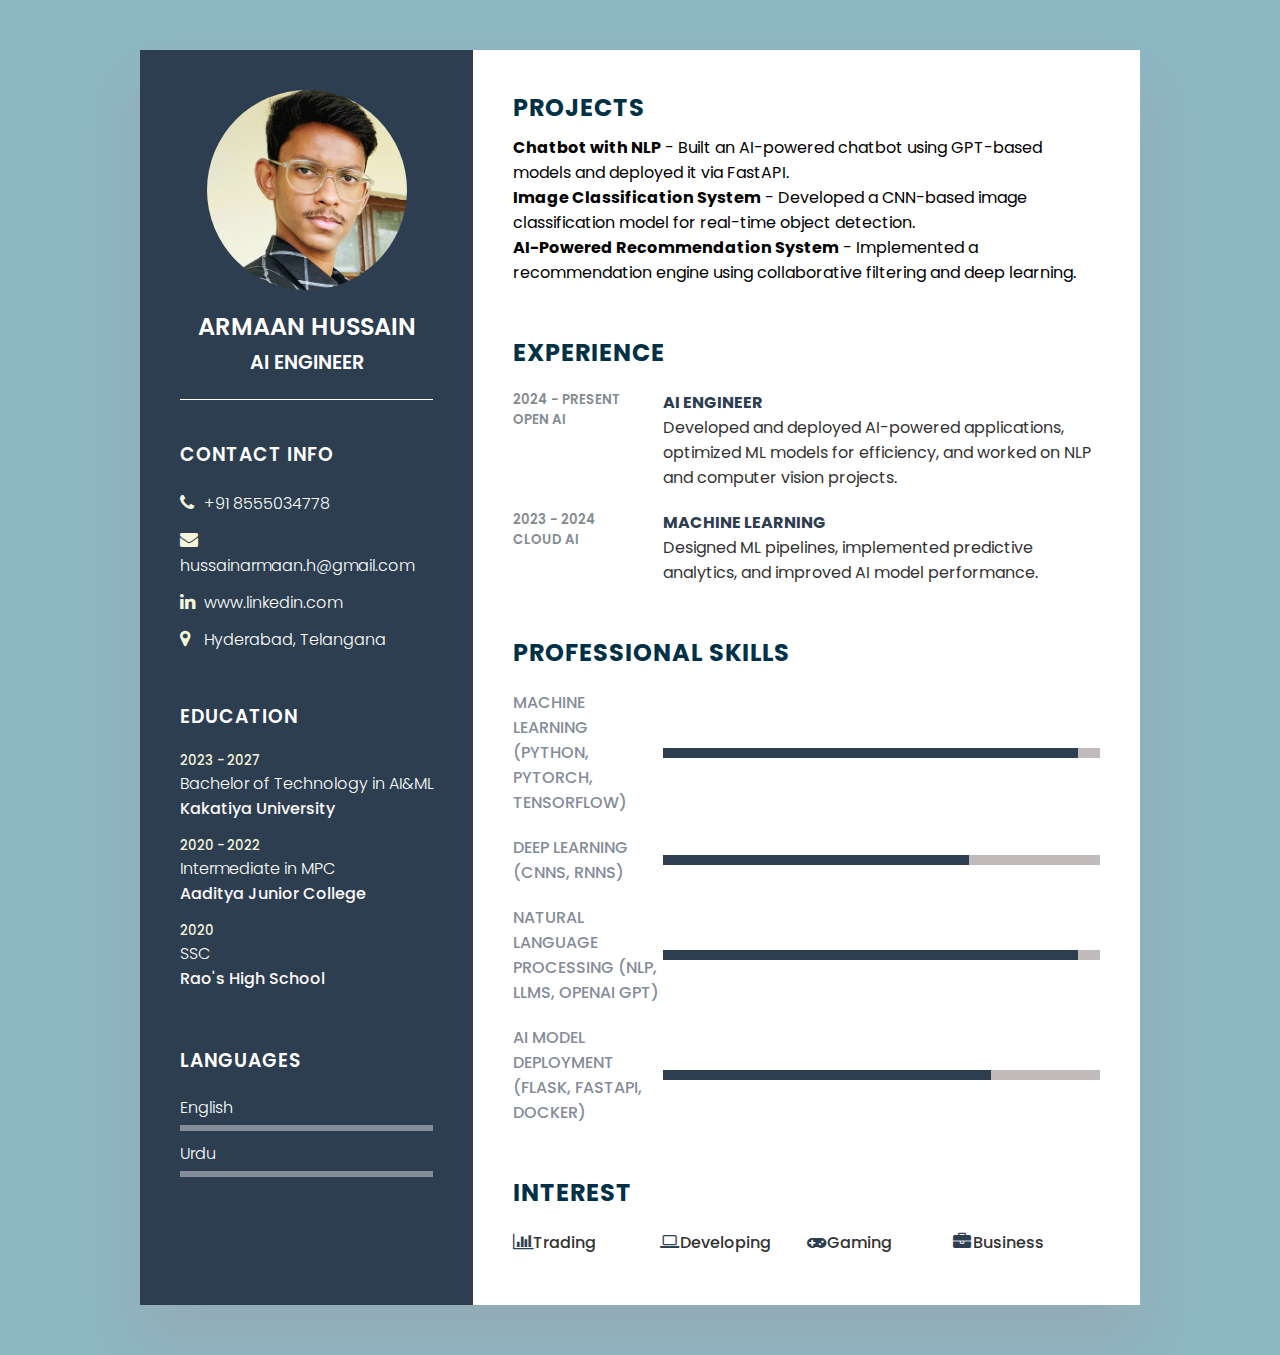
<file: index.html>
<!DOCTYPE html>
<html lang="en">
<head>
    <meta name="viewport" content="width=device-width, initial-scale=1.0">
    <title>CV or Remuse Design</title>
    <link rel="stylesheet" href="https://cdnjs.cloudflare.com/ajax/libs/font-awesome/4.7.0/css/font-awesome.css" integrity="sha512-5A8nwdMOWrSz20fDsjczgUidUBR8liPYU+WymTZP1lmY9G6Oc7HlZv156XqnsgNUzTyMefFTcsFH/tnJE/+xBg==" crossorigin="anonymous" referrerpolicy="no-referrer" />
    <link rel="stylesheet" type="text/css" href="style.css">
</head>
<body>
    <div class="container">
        <div class="left_Side">
            <div class="profileText">
                <div class="imgBx">
                    <img src="Profile_Pic.jpg">
                </div>
                <h2>Armaan Hussain<br><span>AI Engineer</span></h2>
            </div>
            <div class="contactInfo">
            <h3 class="title">Contact Info</h3>
            <ul>
                <li>
                    <span class="icon"><i class="fa fa-phone" aria-hidden="true"></i></span>
                    <span class="text">+91 8555034778</span>
                </li>
                <li>
                    <span class="icon"><i class="fa fa-envelope" aria-hidden="true"></i></span>
                    <span class="text">hussainarmaan.h@gmail.com</span>
                </li>
                <li>
                    <span class="icon"><i class="fa fa-linkedin" aria-hidden="true"></i></span>
                    <span class="text">www.linkedin.com</span>
                </li>
                <li>
                    <span class="icon"><i class="fa fa-map-marker" aria-hidden="true"></i></span>
                    <span class="text">Hyderabad, Telangana</span>
                </li>
            </ul>
        </div>
        <div class="contactInfo education">
            <h3 class="title">EDUCATION</h3>
            <ul>
                <li>
                   <h5>2023 - 2027</h5>
                   <h4>Bachelor of Technology in AI&ML</h4>
                   <h4>Kakatiya University</h4>
                </li>
                <li>
                    <h5>2020 - 2022</h5>
                    <h4>Intermediate in MPC</h4>
                    <h4>Aaditya Junior College</h4>
                 </li>
                 <li>
                    <h5>2020</h5>
                    <h4>SSC</h4>
                    <h4>Rao's High School</h4>
                 </li>
            </ul>
        </div>
        <div class="contactInfo language">
            <h3 class="title">LANGUAGES</h3>
            <ul>
                <li>
                    <span class="text">English</span>
                    <span class="percent"></span>
                    <div style="width: 90%;"></div>
                </li>
                <li>
                    <span class="text">Urdu</span>
                    <span class="percent"></span>
                    <div style="width: 80%;"></div>
                </li>
            </ul>
    </div>
    </div>
  <div class="right_Side">
  <div class="about">
    <h2 class="title2">Projects</h2>
    <ul>
        <li><strong>Chatbot with NLP</strong> - Built an AI-powered chatbot using GPT-based models and deployed it via FastAPI.</li>
        <li><strong>Image Classification System</strong> - Developed a CNN-based image classification model for real-time object detection.</li>
        <li><strong>AI-Powered Recommendation System</strong> - Implemented a recommendation engine using collaborative filtering and deep learning.</li>
    </ul>
  </div>
  <div class="about">
    <h2 class="title2">Experience</h2>
    <div class="box">
        <div class="year_company">
          <h5>2024 - present</h5>
          <h5>Open Ai</h5>
        </div>
        <div class="text">
        <h4>AI Engineer</h4>
        <p>Developed and deployed AI-powered applications, optimized ML models for efficiency, and worked on NLP and computer vision projects.</p>
    </div>
</div>
  <div class="box">
    <div class="year_company">
<h5>2023 - 2024</h5>
<h5>Cloud AI</h5>
    </div>
    <div class="text">
    <h4>Machine Learning</h4>
    <p>Designed ML pipelines, implemented predictive analytics, and improved AI model performance.</p>
</div>
</div>
</div>
<div class="about skills">
    <h2 class="title2">Professional Skills</h2>
<div class="box">
    <h4>Machine Learning (Python, pyTorch, TensorFlow)</h4>
    <div class="percent">
    <div style="width:95%;"></div>
</div>
</div>
<div class="box">
    <h4>Deep Learning (CNNs, RNNs)</h4>
    <div class="percent">
    <div style="width: 70%;"></div>
</div>
</div>
<div class="box">
    <h4>Natural Language Processing (NLP, LLMs, OpenAI GPT)</h4>
    <div class="percent">
    <div style="width: 95%;"></div>
</div>
</div>
<div class="box">
    <h4>AI Model Deployment (Flask, FastAPI, Docker)</h4>
    <div class="percent">
    <div style="width:75%;"></div>
</div>
</div>
</div>
<div class="About interest">
    <h2 class="title2">Interest</h2>
    <ul>
        <li><i class="fa fa-bar-chart" aria-hidden="true"></i>Trading</li>
        <li><i class="fa fa-laptop" aria-hidden="true"></i>Developing</li>
        <li><i class="fa fa-gamepad" aria-hidden="true"></i>Gaming</li>
        <li><i class="fa fa-briefcase" aria-hidden="true"></i>Business</li>
    </ul>
</div>
  </div>
    </div>
</body>
</html>
</file>
<file: style.css>
@import url('https://fonts.googleapis.com/css?family=Poppins:200,300,400,500,600,700,800,900&display=swap');
*
{ 
    margin:0;
    padding:0;
    box-sizing:border-box;
    font-family: 'Poppins', sans-serif;

}
body
{
    background: rgb(141, 183, 195);
    display: flex;
    justify-content: center;
    align-items: center;
    min-height:100vh;
}
.container
{
    position: relative;
    width: 100%;
    max-width: 1000px;
    min-height: 1000px;
    background: #fff;
    margin:50px;
    display: grid;
    grid-template-columns: 1fr 2fr ;
    box-shadow: 0 35px 55px rgba(211, 68, 68, 0.1);
}
.container .left_Side
{
    position: relative;
    background: #2c3e50;
    padding: 40px;
}
.profileText
{
    position: relative;
    display:flex;
    flex-direction: column;
    align-items: center;
    padding-bottom: 20px;
    border-bottom: 1px solid #fff;;
}
.profileText .imgBx
{
    position:relative;
    width: 200px;
    height:200px;
    border-radius: 50%;
    overflow:hidden;

}
.profileText .imgBx img
{
    position: absolute;
    top: 0;
    left: 0;
    width: 100%;
    height: 100%;
    object-fit: cover;
}
.profileText h2
{
    color: #fff;
    font-size: 1.5em;
    margin-top: 20px;
    text-transform: uppercase;
    text-align: center;
    font-weight: 600;
    line-height: 1.4em;
}
.profileText h2 span
{
    font-size: 0.8em;
    font-style: 300;
}
.contactInfo
{
    padding-top: 40px ;
}
.title
{
    color: #fff;
    text-transform: uppercase;
    font-weight: 600;
    letter-spacing: 1px;
    margin-bottom: 20px;

}

.contactInfo ul
{
position: relative;
}
.contactInfo ul li
{
position: relative;
list-style: none;
margin: 10px 0;
cursor: pointer;
}
.contactInfo ul li .icon
{
    display: inline-block;
    width: 20px;
    font-size: 18px;
    color: beige;
}
.contactInfo ul li span
{
    color: #fff;
    font-weight: 300;
}
.contactInfo.education li
{
margin-bottom: 15px;

}
.contactInfo.education h5
{
    color:beige;
    font-weight: 500;
}
.contactInfo.education h4
{
    color: rgb(252, 248, 248);
    font-weight: 500;
}
.contactInfo.education h4:nth-child(2)
{
color: #fff;
font-weight: 300;
}
.contactInfo.language .percent
{
    position: relative;
    width: 100%;
    height: 6px;
    background:#848c99;
    display: block;
    margin-top: 5px;
}
.contactInfo.language .percent div
{
    position: absolute;
    top: 0;
    left: 0;
    height: 100%;
    background: #2c3e50;
}
.container .right_Side
{
    position: relative;
    background: #fff;
    padding: 40px;
}
.about 
{
    margin-bottom: 50px;

}
.about:last-child
{
    margin-bottom: 0;
}
.title2
{
    color:#003147;
    text-transform: uppercase;
    letter-spacing: 1px;
    margin-bottom: 10px;
}
p
{
    color: #333;
}

.about ul {
    list-style: none;
}
.about .box
{
    display:flex ;
    flex-direction: row;
    margin: 20px 0;
}
.about .box .year_company
{
    min-width: 150px;
}
.about .box .year_company h5
{
    text-transform: uppercase;
    color: #848c90;
    font-weight: 600;
}
.about .box .text h4{
    text-transform: uppercase;
    color: #2c3e50;
    font-size: 16px;
}
.skills .box
{
    position: relative;
    width: 100%;
    display:grid;
    grid-template-columns: 150px 1fr;
    justify-content: center;
    align-items: center;
}
.skills .box h4
{
    text-transform: uppercase;
    color: #848c99;
    font-weight: 500;

}
.skills .box .percent
{
    position: relative;
    width: 100%;
    height: 10px;
    background: #c1baba;
}
.skills .box .percent div 
{
position: absolute;
top: 0;
left: 00;
height: 100%;
background: #2c3e50;
}
.interest ul{
    display: grid;
    grid-template-columns: repeat(4,1fr);
}
.interest ul li 
{
    list-style: none;
    color: #333;
    font-weight: 500;
    margin: 10px 0;
}
.interest ul li .fa 
{
    color: #2c3e50;
    font-size: 18px;
    width: 20px;
}
</file>
